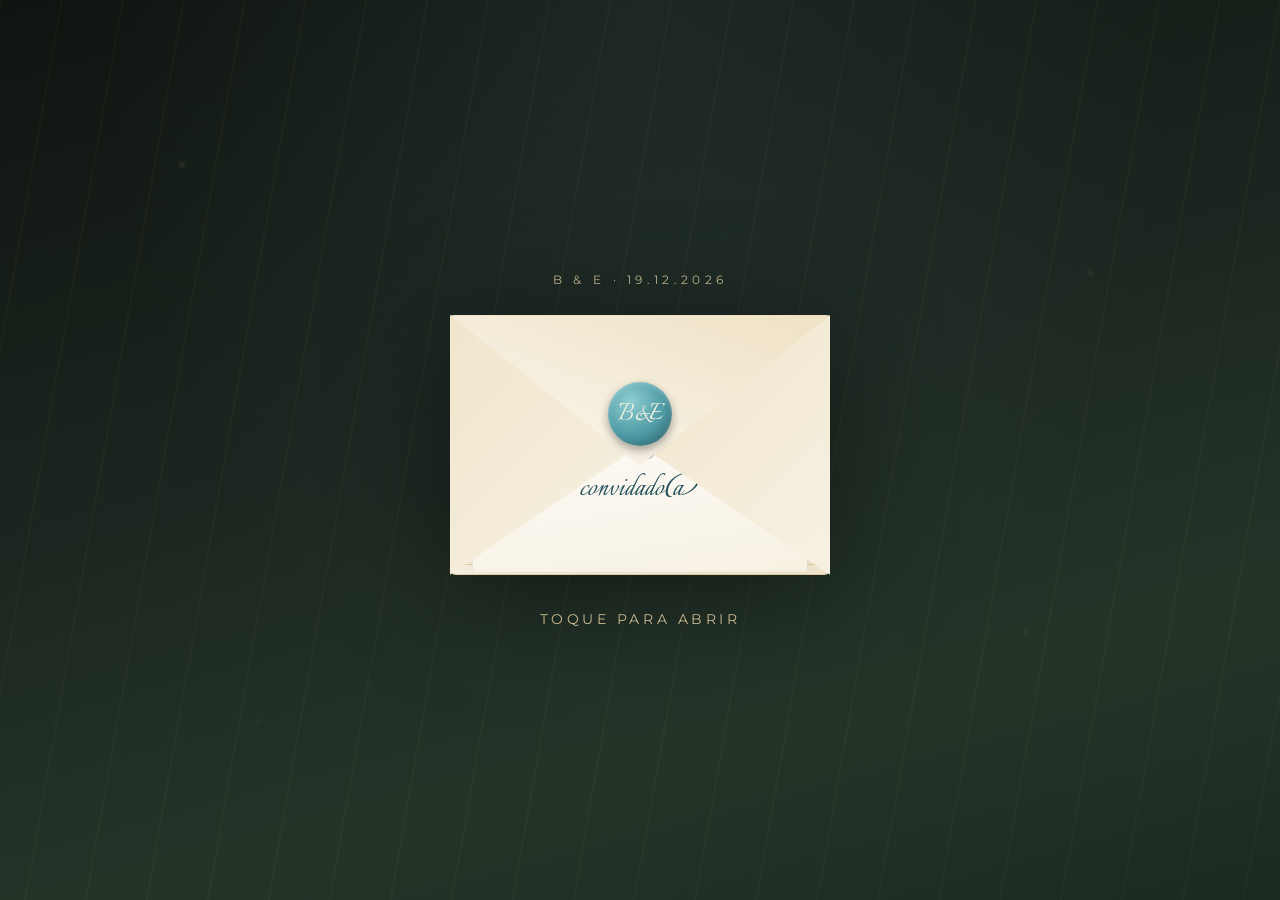
<file: index.html>
<!DOCTYPE html>
<html lang="pt-BR">
<head>
  <meta charset="UTF-8" />
  <meta name="viewport" content="width=device-width, initial-scale=1.0" />
  <title>Brenda &amp; Edivaldo — Convite de Casamento</title>
  <meta name="description" content="Convite de casamento de Brenda e Edivaldo — 19 de dezembro de 2026" />
  <link rel="icon" href="data:,">
  <link rel="stylesheet" href="style.css" />
</head>
<body>

  <main class="cena-envelope">
    <span class="brilho-flutuante"></span>
    <span class="brilho-flutuante"></span>
    <span class="brilho-flutuante"></span>
    <span class="brilho-flutuante"></span>

    <div class="envelope-wrap">
      <p class="convite-iniciais">B &amp; E · 19.12.2026</p>

      <button class="envelope" id="envelope" type="button" aria-label="Toque para abrir o convite de casamento">
        <span class="envelope-corpo"></span>

        <span class="carta-interna" aria-hidden="true">
          <p>Você foi<br />convidado(a)</p>
        </span>

        <span class="aba aba-esquerda"></span>
        <span class="aba aba-direita"></span>
        <span class="aba-superior"></span>

        <span class="selo" aria-hidden="true">B&amp;E</span>
      </button>

      <p class="toque-texto">Toque para abrir</p>
    </div>
  </main>

  <div class="transicao-saida" id="transicao"></div>

  <script src="script.js"></script>
</body>
</html>
</file>
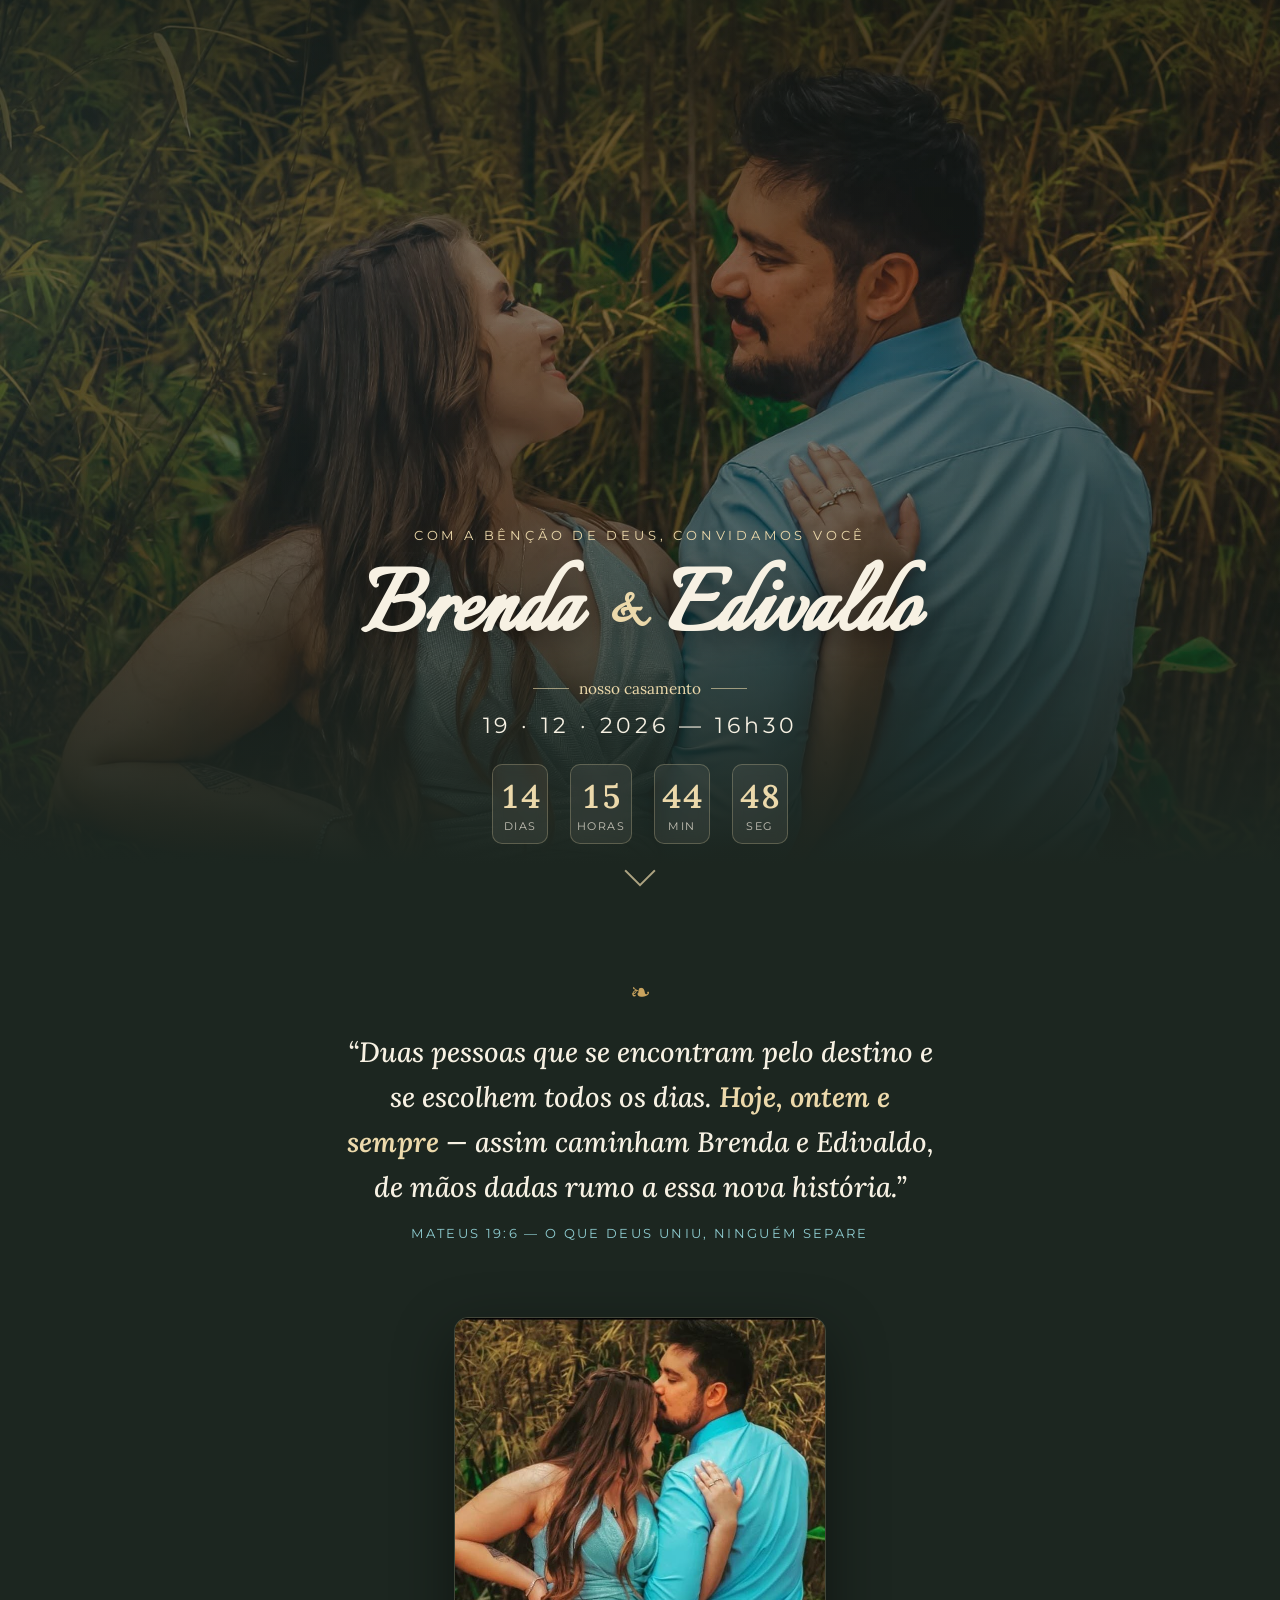
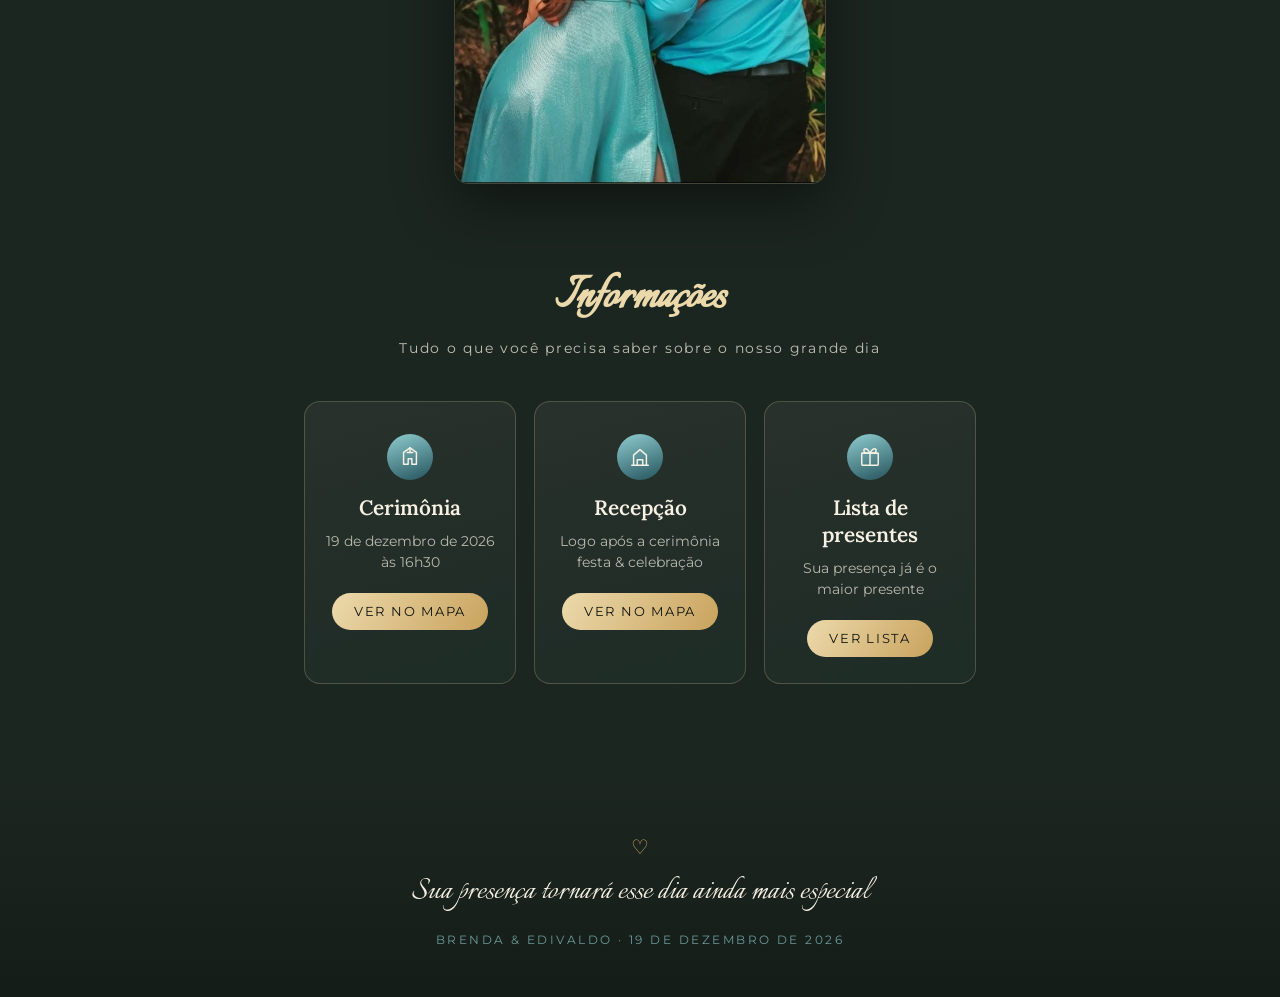
<file: convite.html>
<!DOCTYPE html>
<html lang="pt-BR">
<head>
  <meta charset="UTF-8" />
  <meta name="viewport" content="width=device-width, initial-scale=1.0" />
  <title>Brenda &amp; Edivaldo — 19.12.2026</title>
  <meta name="description" content="Cerimônia, recepção e lista de presentes do casamento de Brenda e Edivaldo." />
  <link rel="icon" href="data:,">
  <link rel="stylesheet" href="style.css" />
</head>
<body class="pagina-convite">

  <!-- HERO -->
  <header class="hero">
    <img class="hero-imagem" src="assets/casal2.jpg" alt="Brenda e Edivaldo se abraçando em um bambuzal" />
    <div class="hero-overlay"></div>

    <div class="hero-conteudo">
      <p class="hero-eyebrow">Com a bênção de Deus, convidamos você</p>
      <h1 class="hero-nomes">Brenda <span class="e">&amp;</span> Edivaldo</h1>
      <div class="hero-divisor">
        <span class="linha"></span>
        <span>nosso casamento</span>
        <span class="linha"></span>
      </div>
      <p class="hero-data">19 · 12 · 2026 — 16h30</p>
    </div>

    <div class="contagem" id="contagem">
      <div class="contagem-item">
        <span class="contagem-numero" id="num-dias">00</span>
        <span class="contagem-rotulo">dias</span>
      </div>
      <div class="contagem-item">
        <span class="contagem-numero" id="num-horas">00</span>
        <span class="contagem-rotulo">horas</span>
      </div>
      <div class="contagem-item">
        <span class="contagem-numero" id="num-min">00</span>
        <span class="contagem-rotulo">min</span>
      </div>
      <div class="contagem-item">
        <span class="contagem-numero" id="num-seg">00</span>
        <span class="contagem-rotulo">seg</span>
      </div>
    </div>

    <span class="seta-rolar" aria-hidden="true"></span>
  </header>

  <!-- MENSAGEM / VERSÍCULO -->
  <section class="secao-mensagem">
    <p class="ornamento">❧</p>
    <p class="frase-amor">
      “Duas pessoas que se encontram pelo destino e se escolhem todos os dias.
      <strong>Hoje, ontem e sempre</strong> — assim caminham Brenda e Edivaldo,
      de mãos dadas rumo a essa nova história.”
    </p>
    <p class="versiculo-ref">Mateus 19:6 — o que Deus uniu, ninguém separe</p>
  </section>

  <!-- GALERIA -->
  <section class="secao-galeria">
    <div class="galeria-imagem-wrap">
      <img class="galeria-imagem" src="assets/casal1.jpeg" alt="Brenda e Edivaldo se olhando, vestidos em tons de azul-turquesa" loading="lazy" />
    </div>
  </section>

  <!-- INFORMAÇÕES -->
  <section class="secao-infos">
    <h2 class="infos-titulo">Informações</h2>
    <p class="infos-subtitulo">Tudo o que você precisa saber sobre o nosso grande dia</p>

    <div class="cartoes-info">

      <!-- Cerimônia -->
      <article class="cartao">
        <span class="cartao-icone" aria-hidden="true">
          <svg viewBox="0 0 24 24" fill="none" stroke="currentColor" stroke-width="1.6" stroke-linecap="round" stroke-linejoin="round">
            <path d="M12 2 5 7v13h5v-6h4v6h5V7z"></path>
            <path d="M12 2v5"></path>
            <path d="M9 7h6"></path>
          </svg>
        </span>
        <h3 class="cartao-titulo">Cerimônia</h3>
        <p class="cartao-detalhe">19 de dezembro de 2026<br />às 16h30</p>
        <a class="cartao-botao" href="https://maps.app.goo.gl/sjyvJxSbABmjhwTs5" target="_blank" rel="noopener noreferrer">
          Ver no mapa
        </a>
      </article>

      <!-- Recepção -->
      <article class="cartao">
        <span class="cartao-icone" aria-hidden="true">
          <svg viewBox="0 0 24 24" fill="none" stroke="currentColor" stroke-width="1.6" stroke-linecap="round" stroke-linejoin="round">
            <path d="M3 21h18"></path>
            <path d="M5 21V10l7-6 7 6v11"></path>
            <path d="M9 21v-6h6v6"></path>
          </svg>
        </span>
        <h3 class="cartao-titulo">Recepção</h3>
        <p class="cartao-detalhe">Logo após a cerimônia<br />festa &amp; celebração</p>
        <a class="cartao-botao" href="https://maps.app.goo.gl/FLqaxiDfjyeTqojX7" target="_blank" rel="noopener noreferrer">
          Ver no mapa
        </a>
      </article>

      <!-- Lista de presentes -->
      <article class="cartao">
        <span class="cartao-icone" aria-hidden="true">
          <svg viewBox="0 0 24 24" fill="none" stroke="currentColor" stroke-width="1.6" stroke-linecap="round" stroke-linejoin="round">
            <rect x="3" y="8" width="18" height="13" rx="1"></rect>
            <path d="M3 8h18"></path>
            <path d="M12 8v13"></path>
            <path d="M12 8C12 8 9.5 3 7 3S5 6 7 8h5z"></path>
            <path d="M12 8c0 0 2.5-5 5-5s2 3 0 5h-5z"></path>
          </svg>
        </span>
        <h3 class="cartao-titulo">Lista de presentes</h3>
        <p class="cartao-detalhe">Sua presença já é o<br />maior presente</p>
        <a class="cartao-botao" id="link-presentes" href="https://noivos.casar.com/brenda-e-edivaldo19-12-2026" target="_blank" rel="noopener noreferrer">
          Ver lista
        </a>
      </article>

    </div>
  </section>

  <!-- RODAPÉ -->
  <footer class="rodape">
    <p class="rodape-coracao">♡</p>
    <p class="rodape-texto">Sua presença tornará esse dia ainda mais especial</p>
    <p class="rodape-assinatura">Brenda &amp; Edivaldo · 19 de dezembro de 2026</p>
  </footer>

  <script src="script.js"></script>
</body>
</html>
</file>
<file: style.css>
@import url('https://fonts.googleapis.com/css2?family=Lora:ital,wght@0,400;0,500;0,600;1,400;1,500&family=Italianno&family=Montserrat:wght@400;500;600&display=swap');

:root {
  /* cor */
  --verde-musgo: #1c2620;      /* fundo do bambuzal à noite */
  --verde-musgo-2: #283b2f;
  --teal: #4f9ca6;             /* vestido */
  --teal-claro: #8fcdd1;
  --teal-escuro: #25535c;
  --dourado: #c9a35e;
  --dourado-claro: #ecd9ab;
  --dourado-escuro: #8a6a34;
  --creme: #f7f1e3;
  --preto-suave: #11160f;

  /* tipografia */
  --fonte-script: 'Italianno', cursive;
  --fonte-serif: 'Lora', serif;
  --fonte-utilitaria: 'Montserrat', sans-serif;

  /* outros */
  --sombra: 0 20px 60px rgba(0, 0, 0, 0.45);
  --transicao: 0.5s cubic-bezier(0.65, 0, 0.35, 1);
}

* {
  margin: 0;
  padding: 0;
  box-sizing: border-box;
}

html {
  scroll-behavior: smooth;
  font-size: 113%;
}

body {
  font-family: var(--fonte-serif);
  background: var(--verde-musgo);
  color: var(--creme);
  min-height: 100vh;
  overflow-x: hidden;
  -webkit-font-smoothing: antialiased;
}

a {
  text-decoration: none;
  color: inherit;
}

button {
  font-family: inherit;
  cursor: pointer;
  border: none;
  background: none;
}

/* respeita usuários que pedem menos movimento */
@media (prefers-reduced-motion: reduce) {
  *, *::before, *::after {
    animation-duration: 0.01ms !important;
    animation-iteration-count: 1 !important;
    transition-duration: 0.01ms !important;
    scroll-behavior: auto !important;
  }
}

/* foco visível para acessibilidade */
a:focus-visible,
button:focus-visible {
  outline: 2px solid var(--dourado-claro);
  outline-offset: 4px;
  border-radius: 4px;
}

/* 
   PÁGINA 1 — ENVELOPE (index.html)
   */

.cena-envelope {
  position: relative;
  min-height: 100vh;
  width: 100%;
  display: flex;
  align-items: center;
  justify-content: center;
  padding: 24px;
  background:
    radial-gradient(ellipse at top, rgba(143, 205, 209, 0.08), transparent 60%),
    linear-gradient(165deg, #0f1410 0%, #1c2620 45%, #243528 75%, #1a2a20 100%);
  overflow: hidden;
}

/* textura sutil tipo bambu ao fundo */
.cena-envelope::before {
  content: '';
  position: absolute;
  inset: 0;
  background-image: repeating-linear-gradient(
    100deg,
    rgba(201, 163, 94, 0.035) 0px,
    rgba(201, 163, 94, 0.035) 2px,
    transparent 2px,
    transparent 60px
  );
  pointer-events: none;
}

.brilho-flutuante {
  position: absolute;
  border-radius: 50%;
  background: radial-gradient(circle, rgba(236, 217, 171, 0.35), transparent 70%);
  filter: blur(2px);
  animation: flutuar 9s ease-in-out infinite;
  pointer-events: none;
}
.brilho-flutuante:nth-child(1) { width: 6px; height: 6px; top: 18%; left: 14%; animation-delay: 0s; }
.brilho-flutuante:nth-child(2) { width: 4px; height: 4px; top: 70%; left: 80%; animation-delay: 2.2s; }
.brilho-flutuante:nth-child(3) { width: 5px; height: 5px; top: 30%; left: 85%; animation-delay: 4.1s; }
.brilho-flutuante:nth-child(4) { width: 3px; height: 3px; top: 80%; left: 20%; animation-delay: 1.3s; }

@keyframes flutuar {
  0%, 100% { transform: translateY(0); opacity: 0.3; }
  50% { transform: translateY(-22px); opacity: 0.9; }
}

.envelope-wrap {
  position: relative;
  width: min(380px, 90vw);
  perspective: 1800px;
  z-index: 2;
}

.convite-iniciais {
  text-align: center;
  margin-bottom: 28px;
  letter-spacing: 0.35em;
  font-family: var(--fonte-utilitaria);
  font-size: 0.68rem;
  color: var(--dourado-claro);
  opacity: 0.85;
  text-transform: uppercase;
}

.envelope {
  position: relative;
  width: 100%;
  aspect-ratio: 3 / 2.05;
  cursor: pointer;
  filter: drop-shadow(var(--sombra));
}

.envelope-corpo {
  position: absolute;
  inset: 0;
  background: linear-gradient(160deg, #fbf6ea 0%, var(--creme) 55%, #efe5cd 100%);
  border-radius: 6px;
  box-shadow: inset 0 0 0 1px rgba(201, 163, 94, 0.4);
}

.envelope-corpo::after {
  content: '';
  position: absolute;
  inset: 10px;
  border: 1px solid rgba(201, 163, 94, 0.45);
  border-radius: 3px;
}

/* carta que desliza para fora */
.carta-interna {
  position: absolute;
  left: 6%;
  right: 6%;
  bottom: 6%;
  top: 14%;
  background: linear-gradient(170deg, #ffffff, var(--creme));
  border-radius: 4px;
  box-shadow: 0 -6px 18px rgba(0,0,0,0.12);
  display: flex;
  align-items: center;
  justify-content: center;
  text-align: center;
  padding: 10%;
  transform: translateY(6%);
  transition: transform 0.9s cubic-bezier(0.65,0,0.35,1) 0.25s;
  z-index: 1;
}

.carta-interna p {
  font-family: var(--fonte-script);
  font-size: clamp(1.4rem, 6vw, 1.9rem);
  color: var(--teal-escuro);
  line-height: 1.3;
}

/* abas do envelope */
.aba {
  position: absolute;
  width: 100%;
  height: 100%;
  transform-origin: top center;
}

.aba-esquerda,
.aba-direita {
  position: absolute;
  top: 0;
  width: 50%;
  height: 100%;
  background: linear-gradient(135deg, #f1e6cc, var(--creme));
  z-index: 3;
}
.aba-esquerda {
  left: 0;
  clip-path: polygon(0 0, 100% 50%, 0 100%);
}
.aba-direita {
  right: 0;
  clip-path: polygon(100% 0, 0 50%, 100% 100%);
}

.aba-superior {
  position: absolute;
  top: 0;
  left: 0;
  width: 100%;
  height: 58%;
  background: linear-gradient(200deg, #efe2c4, var(--creme) 70%);
  clip-path: polygon(0 0, 100% 0, 50% 100%);
  transform-origin: top center;
  transition: transform 0.7s cubic-bezier(0.65,0,0.35,1);
  z-index: 4;
  box-shadow: inset 0 -1px 0 rgba(201,163,94,0.3);
}

/* selo de cera */
.selo {
  position: absolute;
  top: 38%;
  left: 50%;
  transform: translate(-50%, -50%);
  width: 64px;
  height: 64px;
  border-radius: 50%;
  background: radial-gradient(circle at 35% 30%, var(--teal-claro), var(--teal) 55%, var(--teal-escuro) 100%);
  display: flex;
  align-items: center;
  justify-content: center;
  font-family: var(--fonte-script);
  font-size: 1.5rem;
  color: var(--creme);
  z-index: 5;
  box-shadow: 0 4px 10px rgba(0,0,0,0.35), inset 0 2px 4px rgba(255,255,255,0.25);
  transition: transform 0.4s ease, opacity 0.4s ease;
}

.envelope:hover .selo {
  transform: translate(-50%, -50%) scale(1.06);
}

/* estado aberto */
.envelope.aberto .aba-superior {
  transform: rotateX(180deg);
}
.envelope.aberto .selo {
  opacity: 0;
  transform: translate(-50%, -90%) scale(0.6);
}
.envelope.aberto .carta-interna {
  transform: translateY(-38%);
}

.toque-texto {
  margin-top: 30px;
  text-align: center;
  font-family: var(--fonte-utilitaria);
  font-size: 0.78rem;
  letter-spacing: 0.25em;
  text-transform: uppercase;
  color: var(--dourado-claro);
  animation: pulsar 2.4s ease-in-out infinite;
}

@keyframes pulsar {
  0%, 100% { opacity: 0.55; }
  50% { opacity: 1; }
}

.transicao-saida {
  position: fixed;
  inset: 0;
  background: var(--verde-musgo);
  z-index: 50;
  transform: scaleY(0);
  transform-origin: bottom;
  pointer-events: none;
}
.transicao-saida.ativa {
  animation: cortina 0.85s cubic-bezier(0.76,0,0.24,1) forwards;
}
@keyframes cortina {
  to { transform: scaleY(1); }
}

/* 
   PÁGINA 2 — CONVITE (convite.html)
   */

.pagina-convite {
  background: var(--verde-musgo);
}

/* --- HERO --- */
.hero {
  position: relative;
  min-height: 100vh;
  display: flex;
  flex-direction: column;
  align-items: center;
  justify-content: flex-end;
  text-align: center;
  padding: 48px 24px 56px;
  overflow: hidden;
}

.hero-imagem {
  position: absolute;
  inset: 0;
  width: 100%;
  height: 100%;
  object-fit: cover;
  object-position: center 22%;
  filter: saturate(0.92) brightness(0.78);
}

.hero-overlay {
  position: absolute;
  inset: 0;
  background:
    linear-gradient(180deg, rgba(17,22,15,0.55) 0%, rgba(17,22,15,0.15) 30%, rgba(17,22,15,0.35) 60%, var(--verde-musgo) 96%),
    linear-gradient(120deg, rgba(37,83,92,0.35), rgba(17,22,15,0.1) 50%);
}

.hero-conteudo {
  position: relative;
  z-index: 2;
  display: flex;
  flex-direction: column;
  align-items: center;
  gap: 14px;
  animation: surgir 1.1s ease both;
}

@keyframes surgir {
  from { opacity: 0; transform: translateY(18px); }
  to { opacity: 1; transform: translateY(0); }
}

.hero-eyebrow {
  font-family: var(--fonte-utilitaria);
  font-size: 0.7rem;
  letter-spacing: 0.3em;
  text-transform: uppercase;
  color: var(--dourado-claro);
}

.hero-nomes {
  font-family: var(--fonte-script);
  font-size: clamp(3.2rem, 13vw, 6rem);
  line-height: 1;
  color: var(--creme);
  text-shadow: 0 6px 30px rgba(0,0,0,0.45);
}

.hero-nomes .e {
  font-size: 0.5em;
  color: var(--dourado-claro);
  padding: 0 0.15em;
  vertical-align: 0.18em;
}

.hero-divisor {
  display: flex;
  align-items: center;
  gap: 10px;
  color: var(--dourado-claro);
  font-size: 0.85rem;
}
.hero-divisor span.linha {
  width: 36px;
  height: 1px;
  background: var(--dourado-claro);
  opacity: 0.6;
}

.hero-data {
  font-family: var(--fonte-utilitaria);
  font-size: clamp(1rem, 3.4vw, 1.2rem);
  letter-spacing: 0.18em;
  color: var(--creme);
}

/* --- CONTAGEM REGRESSIVA --- */
.contagem {
  position: relative;
  z-index: 2;
  display: flex;
  gap: clamp(10px, 4vw, 22px);
  margin-top: 26px;
}

.contagem-item {
  display: flex;
  flex-direction: column;
  align-items: center;
  min-width: 56px;
  padding: 10px 6px;
  background: rgba(247, 241, 227, 0.07);
  border: 1px solid rgba(236, 217, 171, 0.25);
  border-radius: 10px;
  backdrop-filter: blur(6px);
}

.contagem-numero {
  font-family: var(--fonte-serif);
  font-weight: 600;
  font-size: clamp(1.3rem, 5vw, 1.8rem);
  color: var(--dourado-claro);
  font-variant-numeric: tabular-nums;
}

.contagem-rotulo {
  font-family: var(--fonte-utilitaria);
  font-size: 0.62rem;
  letter-spacing: 0.12em;
  text-transform: uppercase;
  color: var(--creme);
  opacity: 0.75;
  margin-top: 2px;
}

.seta-rolar {
  position: absolute;
  bottom: 18px;
  left: 50%;
  transform: translateX(-50%);
  z-index: 2;
  width: 22px;
  height: 22px;
  border-right: 2px solid var(--dourado-claro);
  border-bottom: 2px solid var(--dourado-claro);
  transform: translateX(-50%) rotate(45deg);
  opacity: 0.7;
  animation: descer 1.8s ease-in-out infinite;
}
@keyframes descer {
  0%, 100% { margin-top: 0; opacity: 0.45; }
  50% { margin-top: 10px; opacity: 0.9; }
}

/* --- SEÇÃO VERSÍCULO / MENSAGEM --- */
.secao-mensagem {
  padding: 76px 24px;
  text-align: center;
  max-width: 640px;
  margin: 0 auto;
}

.ornamento {
  font-size: 1.4rem;
  color: var(--dourado);
  margin-bottom: 22px;
}

.frase-amor {
  font-family: var(--fonte-serif);
  font-style: italic;
  font-weight: 500;
  font-size: clamp(1.2rem, 4vw, 1.55rem);
  line-height: 1.6;
  color: var(--creme);
}

.frase-amor strong {
  color: var(--dourado-claro);
  font-weight: 600;
}

.versiculo-ref {
  margin-top: 16px;
  font-family: var(--fonte-utilitaria);
  font-size: 0.72rem;
  letter-spacing: 0.18em;
  text-transform: uppercase;
  color: var(--teal-claro);
}

/* --- SEÇÃO GALERIA (segunda foto) --- */
.secao-galeria {
  padding: 0 0 80px;
}

.galeria-imagem-wrap {
  max-width: 420px;
  margin: 0 auto;
  padding: 0 24px;
}

.galeria-imagem {
  width: 100%;
  border-radius: 14px;
  display: block;
  box-shadow: var(--sombra);
  border: 1px solid rgba(236, 217, 171, 0.18);
}

/* --- SEÇÃO INFORMAÇÕES / BOTÕES --- */
.secao-infos {
  padding: 0 24px 90px;
  max-width: 720px;
  margin: 0 auto;
}

.infos-titulo {
  text-align: center;
  font-family: var(--fonte-script);
  font-size: clamp(2.2rem, 7vw, 3rem);
  color: var(--dourado-claro);
  margin-bottom: 8px;
}

.infos-subtitulo {
  text-align: center;
  font-family: var(--fonte-utilitaria);
  font-size: 0.78rem;
  letter-spacing: 0.12em;
  color: var(--creme);
  opacity: 0.75;
  margin-bottom: 44px;
}

.cartoes-info {
  display: grid;
  grid-template-columns: repeat(3, 1fr);
  gap: 18px;
}

@media (max-width: 680px) {
  .cartoes-info {
    grid-template-columns: 1fr;
  }
}

.cartao {
  position: relative;
  display: flex;
  flex-direction: column;
  align-items: center;
  text-align: center;
  gap: 10px;
  padding: 32px 20px 26px;
  background: linear-gradient(165deg, rgba(247,241,227,0.06), rgba(79,156,166,0.05));
  border: 1px solid rgba(236, 217, 171, 0.22);
  border-radius: 16px;
  transition: transform 0.35s ease, border-color 0.35s ease, background 0.35s ease;
}

.cartao:hover,
.cartao:focus-visible {
  transform: translateY(-6px);
  border-color: rgba(236, 217, 171, 0.55);
  background: linear-gradient(165deg, rgba(247,241,227,0.1), rgba(79,156,166,0.09));
}

.cartao-icone {
  width: 46px;
  height: 46px;
  display: flex;
  align-items: center;
  justify-content: center;
  border-radius: 50%;
  background: linear-gradient(160deg, var(--teal-claro), var(--teal-escuro));
  color: var(--creme);
  margin-bottom: 4px;
}
.cartao-icone svg { width: 22px; height: 22px; }

.cartao-titulo {
  font-family: var(--fonte-serif);
  font-weight: 600;
  font-size: 1.15rem;
  color: var(--creme);
}

.cartao-detalhe {
  font-family: var(--fonte-utilitaria);
  font-size: 0.78rem;
  color: var(--creme);
  opacity: 0.7;
  line-height: 1.5;
}

.cartao-botao {
  margin-top: 10px;
  font-family: var(--fonte-utilitaria);
  font-size: 0.7rem;
  letter-spacing: 0.14em;
  text-transform: uppercase;
  color: var(--preto-suave);
  background: linear-gradient(120deg, var(--dourado-claro), var(--dourado));
  padding: 11px 22px;
  border-radius: 30px;
  display: inline-block;
  transition: filter 0.25s ease, transform 0.25s ease;
}
.cartao-botao:hover { filter: brightness(1.08); transform: scale(1.03); }

/* --- RODAPÉ --- */
.rodape {
  padding: 60px 24px 50px;
  text-align: center;
  background: linear-gradient(180deg, transparent, rgba(0,0,0,0.25));
}

.rodape-coracao {
  font-size: 1.1rem;
  color: var(--dourado);
  margin-bottom: 10px;
}

.rodape-texto {
  font-family: var(--fonte-script);
  font-size: clamp(1.5rem, 5vw, 2rem);
  color: var(--creme);
}

.rodape-assinatura {
  margin-top: 18px;
  font-family: var(--fonte-utilitaria);
  font-size: 0.68rem;
  letter-spacing: 0.2em;
  text-transform: uppercase;
  color: var(--teal-claro);
  opacity: 0.7;
}
</file>
